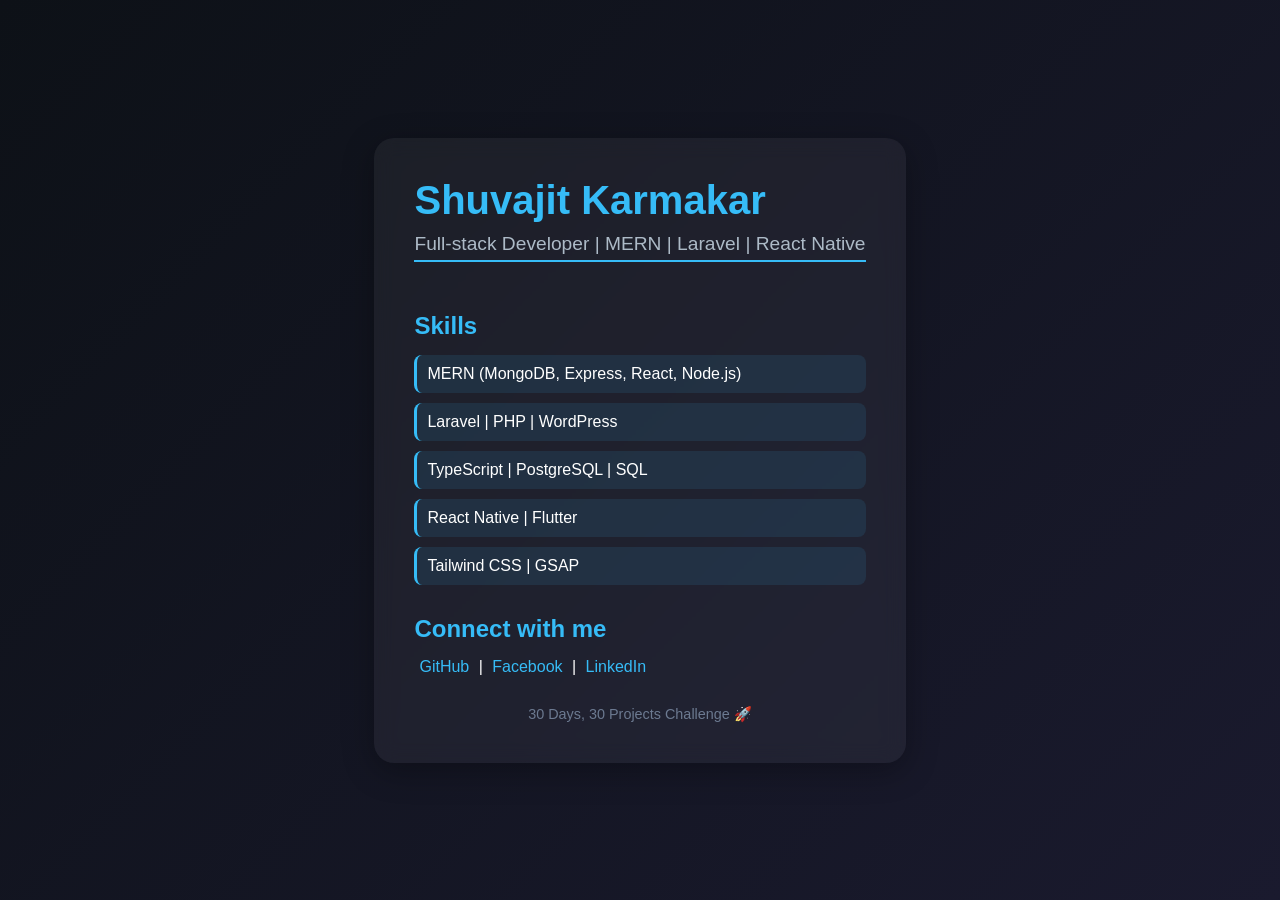
<file: index.html>
<!DOCTYPE html>
<html lang="en">
<head>
    <meta charset="UTF-8">
    <meta name="viewport" content="width=device-width, initial-scale=1.0">
    <title>Shuvajit Karmakar | Portfolio</title>
    <link rel="stylesheet" href="style.css">
</head>
<body>
    <div class="container">
        <h1>Shuvajit Karmakar</h1>
        <p class="tagline">Full-stack Developer | MERN | Laravel | React Native</p>
        
        <div class="skills">
            <h2>Skills</h2>
            <ul>
                <li>MERN (MongoDB, Express, React, Node.js)</li>
                <li>Laravel | PHP | WordPress</li>
                <li>TypeScript | PostgreSQL | SQL</li>
                <li>React Native | Flutter</li>
                <li>Tailwind CSS | GSAP</li>
            </ul>
        </div>
        
        <div class="contact">
            <h2>Connect with me</h2>
            <a href="https://github.com/developershuvajit">GitHub</a> |
            <a href="https://www.facebook.com/shuvajit.codecraft">Facebook</a> |
            <a href="https://www.linkedin.com/in/shuvajit-karmakar-331160404/">LinkedIn</a>
        </div>
        
        <footer>
            <p>30 Days, 30 Projects Challenge 🚀</p>
        </footer>
    </div>
</body>
</html>
</file>
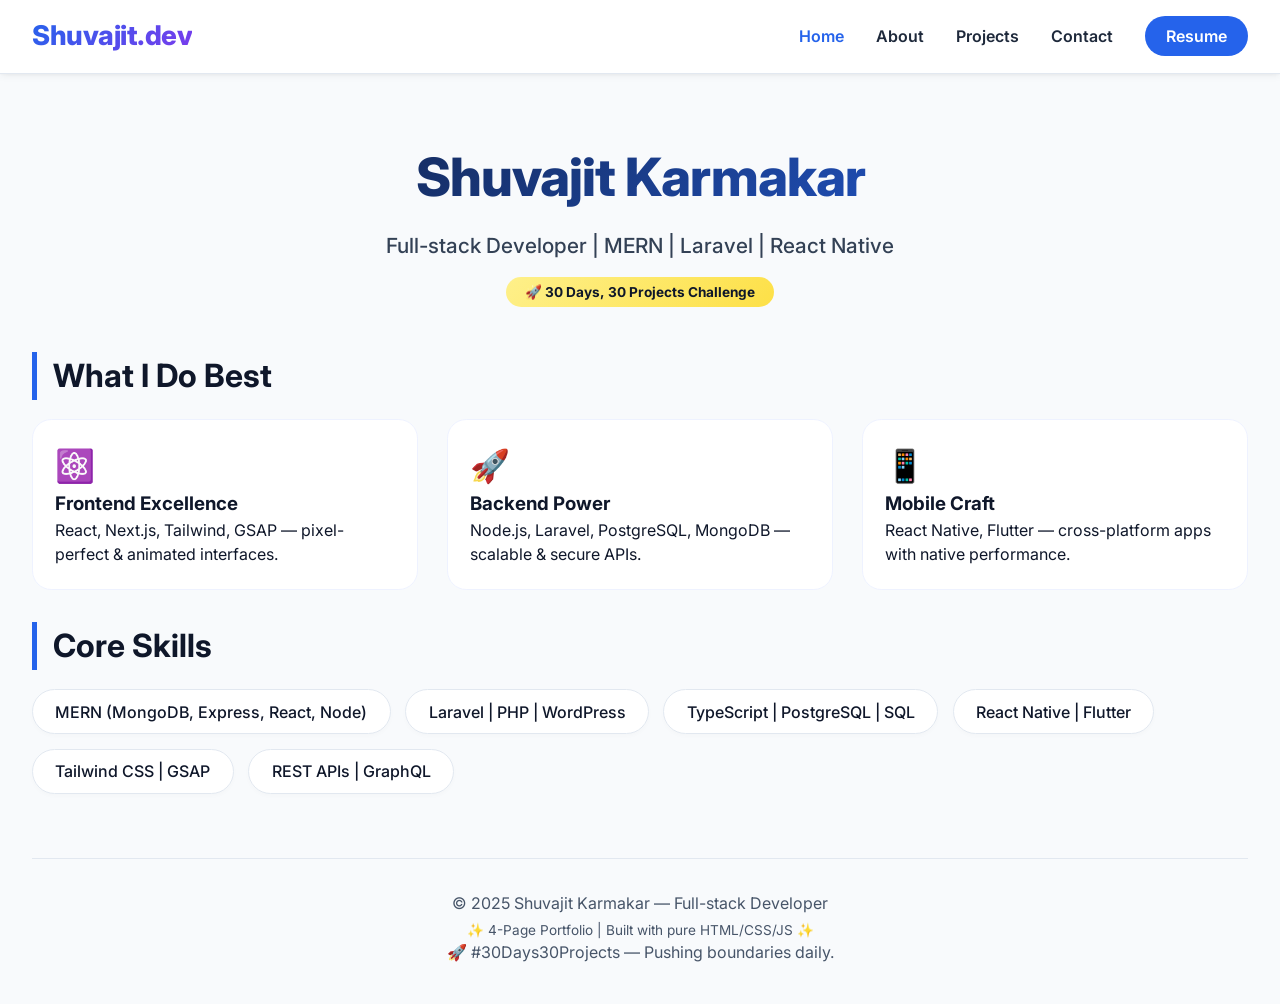
<file: about.html>
<!DOCTYPE html>
<html lang="en">
<head>
    <meta charset="UTF-8">
    <meta name="viewport" content="width=device-width, initial-scale=1.0, viewport-fit=cover">
    <title>Shuvajit Karmakar | Full-Stack Developer Portfolio</title>
    <!-- Google Fonts Inter -->
    <link href="https://fonts.googleapis.com/css2?family=Inter:opsz,wght@14..32,300;14..32,400;14..32,500;14..32,600;14..32,700;14..32,800&display=swap" rel="stylesheet">
    <style>
        * {
            margin: 0;
            padding: 0;
            box-sizing: border-box;
        }

        body {
            font-family: 'Inter', sans-serif;
            background: #f8fafc;
            color: #0f172a;
            line-height: 1.5;
            scroll-behavior: smooth;
        }

        ::-webkit-scrollbar {
            width: 8px;
        }
        ::-webkit-scrollbar-track {
            background: #e2e8f0;
        }
        ::-webkit-scrollbar-thumb {
            background: #3b82f6;
            border-radius: 12px;
        }

        .container {
            max-width: 1280px;
            margin: 0 auto;
            padding: 2rem 2rem 1.5rem;
        }

        /* Navigation */
        .nav-bar {
            background: rgba(255, 255, 255, 0.96);
            backdrop-filter: blur(8px);
            box-shadow: 0 1px 3px rgba(0,0,0,0.03), 0 2px 8px rgba(0,0,0,0.05);
            position: sticky;
            top: 0;
            z-index: 100;
            border-bottom: 1px solid #e2e8f0;
        }
        .nav-container {
            max-width: 1280px;
            margin: 0 auto;
            padding: 1rem 2rem;
            display: flex;
            justify-content: space-between;
            align-items: center;
            flex-wrap: wrap;
            gap: 1rem;
        }
        .logo {
            font-weight: 800;
            font-size: 1.7rem;
            background: linear-gradient(135deg, #2563eb, #7c3aed);
            background-clip: text;
            -webkit-background-clip: text;
            color: transparent;
            letter-spacing: -0.5px;
        }
        .nav-links {
            display: flex;
            gap: 2rem;
            align-items: center;
            flex-wrap: wrap;
        }
        .nav-links a {
            text-decoration: none;
            font-weight: 600;
            color: #1e293b;
            transition: color 0.2s ease;
            font-size: 1rem;
        }
        .nav-links a:hover, .nav-links a.active {
            color: #2563eb;
        }
        .resume-btn {
            background: #2563eb;
            color: white !important;
            padding: 0.5rem 1.3rem;
            border-radius: 40px;
            transition: all 0.2s ease;
        }
        .resume-btn:hover {
            background: #1d4ed8;
            transform: translateY(-2px);
            box-shadow: 0 8px 16px -8px rgba(37,99,235,0.4);
        }

        /* Pages */
        .page {
            display: none;
            animation: fadeInUp 0.4s ease forwards;
        }
        .active-page {
            display: block;
        }

        @keyframes fadeInUp {
            from {
                opacity: 0;
                transform: translateY(18px);
            }
            to {
                opacity: 1;
                transform: translateY(0);
            }
        }

        /* Section title */
        .section-title {
            font-size: 2rem;
            font-weight: 700;
            margin: 1.8rem 0 1.2rem;
            border-left: 5px solid #2563eb;
            padding-left: 1rem;
        }
        .hero {
            text-align: center;
            padding: 2rem 0 1rem;
        }
        .hero h1 {
            font-size: 3.3rem;
            font-weight: 800;
            background: linear-gradient(135deg, #0f172a, #2563eb);
            background-clip: text;
            -webkit-background-clip: text;
            color: transparent;
            letter-spacing: -1px;
        }
        .tagline {
            font-size: 1.3rem;
            color: #334155;
            margin-top: 0.8rem;
            font-weight: 500;
        }
        .challenge-badge {
            background: linear-gradient(135deg, #fef08a, #fde047);
            display: inline-block;
            padding: 0.3rem 1.2rem;
            border-radius: 40px;
            font-weight: 700;
            font-size: 0.85rem;
            margin-top: 1rem;
        }

        /* Skills grid */
        .skills-grid {
            display: flex;
            flex-wrap: wrap;
            gap: 0.9rem;
            margin: 1.2rem 0;
        }
        .skill-badge {
            background: white;
            border-radius: 60px;
            padding: 0.6rem 1.4rem;
            font-weight: 500;
            box-shadow: 0 2px 5px rgba(0,0,0,0.02);
            border: 1px solid #e2e8f0;
            transition: all 0.2s;
        }
        .skill-badge:hover {
            border-color: #3b82f6;
            transform: translateY(-3px);
        }

        /* About page specific: timeline / bio cards */
        .about-grid {
            display: flex;
            flex-wrap: wrap;
            gap: 2rem;
            margin: 2rem 0;
        }
        .bio-card {
            flex: 2;
            background: white;
            border-radius: 1.5rem;
            padding: 1.8rem;
            border: 1px solid #eef2ff;
            box-shadow: 0 5px 18px rgba(0,0,0,0.03);
        }
        .info-card {
            flex: 1.2;
            background: white;
            border-radius: 1.5rem;
            padding: 1.8rem;
            border: 1px solid #eef2ff;
        }
        .info-list {
            list-style: none;
            margin-top: 1rem;
        }
        .info-list li {
            margin-bottom: 1rem;
            display: flex;
            align-items: center;
            gap: 0.6rem;
        }
        .journey-item {
            margin: 1.5rem 0;
            border-left: 3px solid #3b82f6;
            padding-left: 1rem;
        }
        .journey-item h4 {
            font-weight: 700;
            margin-bottom: 0.3rem;
        }

        /* Projects grid */
        .projects-grid {
            display: grid;
            grid-template-columns: repeat(auto-fill, minmax(320px, 1fr));
            gap: 2rem;
            margin: 2rem 0;
        }
        .project-card {
            background: white;
            border-radius: 1.5rem;
            padding: 1.5rem;
            transition: all 0.25s;
            border: 1px solid #eef2ff;
            box-shadow: 0 6px 14px rgba(0,0,0,0.03);
        }
        .project-card:hover {
            transform: translateY(-6px);
            border-color: #b9d0ff;
            box-shadow: 0 20px 28px -12px rgba(0,0,0,0.1);
        }
        .project-icon {
            font-size: 2rem;
            margin-bottom: 0.7rem;
        }
        .project-tech {
            display: flex;
            flex-wrap: wrap;
            gap: 0.5rem;
            margin: 1rem 0;
        }
        .tech-tag {
            background: #eef2ff;
            padding: 0.2rem 0.8rem;
            border-radius: 30px;
            font-size: 0.75rem;
            font-weight: 600;
            color: #1e40af;
        }
        .project-links a {
            text-decoration: none;
            font-weight: 600;
            color: #2563eb;
            font-size: 0.9rem;
            margin-right: 1rem;
        }

        /* Contact form */
        .contact-wrapper {
            display: flex;
            flex-wrap: wrap;
            gap: 2rem;
            margin: 2rem 0;
        }
        .contact-form {
            flex: 2;
            background: white;
            padding: 1.8rem;
            border-radius: 1.5rem;
            border: 1px solid #e2e8f0;
        }
        .form-group {
            margin-bottom: 1.2rem;
        }
        input, textarea {
            width: 100%;
            padding: 0.9rem 1rem;
            border: 1px solid #cbd5e1;
            border-radius: 1rem;
            font-family: inherit;
            transition: 0.2s;
        }
        input:focus, textarea:focus {
            outline: none;
            border-color: #2563eb;
            box-shadow: 0 0 0 3px rgba(37,99,235,0.1);
        }
        .btn-primary {
            background: #2563eb;
            color: white;
            border: none;
            padding: 0.8rem 1.8rem;
            border-radius: 2rem;
            font-weight: 600;
            cursor: pointer;
            transition: 0.2s;
        }
        .btn-primary:hover {
            background: #1d4ed8;
        }
        .social-links {
            flex: 1;
            background: white;
            padding: 1.8rem;
            border-radius: 1.5rem;
            border: 1px solid #e2e8f0;
        }
        .social-icons {
            display: flex;
            flex-direction: column;
            gap: 1rem;
            margin-top: 1rem;
        }
        .social-icons a {
            text-decoration: none;
            font-weight: 500;
            color: #1e293b;
            display: flex;
            align-items: center;
            gap: 0.7rem;
            transition: 0.2s;
        }
        .social-icons a:hover {
            color: #2563eb;
            transform: translateX(5px);
        }
        footer {
            text-align: center;
            margin-top: 4rem;
            padding: 2rem 0 1rem;
            border-top: 1px solid #e2e8f0;
            color: #475569;
        }

        @media (max-width: 750px) {
            .nav-container {
                flex-direction: column;
            }
            .hero h1 {
                font-size: 2.3rem;
            }
            .container {
                padding: 1.5rem;
            }
        }
    </style>
</head>
<body>

<div class="nav-bar">
    <div class="nav-container">
        <div class="logo">Shuvajit.dev</div>
        <div class="nav-links">
            <a href="#" data-page="home" class="nav-link active">Home</a>
            <a href="#" data-page="about" class="nav-link">About</a>
            <a href="#" data-page="projects" class="nav-link">Projects</a>
            <a href="#" data-page="contact" class="nav-link">Contact</a>
            <a href="#" class="resume-btn" id="resumeBtn">Resume</a>
        </div>
    </div>
</div>

<main class="container">
    <!-- ========== HOME PAGE ========== -->
    <div id="home-page" class="page active-page">
        <div class="hero">
            <h1>Shuvajit Karmakar</h1>
            <p class="tagline">Full-stack Developer | MERN | Laravel | React Native</p>
            <div><span class="challenge-badge">🚀 30 Days, 30 Projects Challenge</span></div>
        </div>
        <div>
            <h2 class="section-title">What I Do Best</h2>
            <div style="display: flex; flex-wrap: wrap; gap: 1.8rem; margin: 1rem 0 2rem;">
                <div style="flex:1; background:white; border-radius:1.2rem; padding:1.4rem; border:1px solid #eef2ff;">
                    <div style="font-size:2rem;">⚛️</div>
                    <h3>Frontend Excellence</h3>
                    <p>React, Next.js, Tailwind, GSAP — pixel-perfect & animated interfaces.</p>
                </div>
                <div style="flex:1; background:white; border-radius:1.2rem; padding:1.4rem; border:1px solid #eef2ff;">
                    <div style="font-size:2rem;">🚀</div>
                    <h3>Backend Power</h3>
                    <p>Node.js, Laravel, PostgreSQL, MongoDB — scalable & secure APIs.</p>
                </div>
                <div style="flex:1; background:white; border-radius:1.2rem; padding:1.4rem; border:1px solid #eef2ff;">
                    <div style="font-size:2rem;">📱</div>
                    <h3>Mobile Craft</h3>
                    <p>React Native, Flutter — cross-platform apps with native performance.</p>
                </div>
            </div>
        </div>
        <div class="skills-section">
            <h2 class="section-title">Core Skills</h2>
            <div class="skills-grid">
                <span class="skill-badge">MERN (MongoDB, Express, React, Node)</span>
                <span class="skill-badge">Laravel | PHP | WordPress</span>
                <span class="skill-badge">TypeScript | PostgreSQL | SQL</span>
                <span class="skill-badge">React Native | Flutter</span>
                <span class="skill-badge">Tailwind CSS | GSAP</span>
                <span class="skill-badge">REST APIs | GraphQL</span>
            </div>
        </div>
    </div>

    <!-- ========== ABOUT PAGE (NEW DEDICATED PAGE) ========== -->
    <div id="about-page" class="page">
        <h2 class="section-title" style="margin-top:0.5rem;">About Me</h2>
        <div class="about-grid">
            <div class="bio-card">
                <p style="font-size:1.08rem; line-height:1.5;">Hi, I'm <strong>Shuvajit Karmakar</strong> — a passionate Full-stack Developer with over 4 years of experience building web and mobile applications that solve real-world problems. I thrive on turning complex ideas into clean, efficient, and scalable code. My journey started with open-source contributions and evolved into leading full-stack projects for startups and enterprises.</p>
                <p style="margin-top:1.2rem;">I believe in continuous learning and pushing boundaries. Currently, I'm deep into the <strong>#30Days30Projects Challenge</strong> to refine my craft and share knowledge with the dev community. When I'm not coding, I write technical blogs, mentor aspiring developers, and explore UI/UX innovations.</p>
                <div style="margin-top: 1.8rem;">
                    <h3>💡 Philosophy</h3>
                    <p>"Write code that speaks for itself — clean, maintainable, and user-centric."</p>
                </div>
                <div class="journey-item">
                    <h4>🎓 Education & background</h4>
                    <p>Bachelor's in Computer Science • Specialized in Full-Stack & Cloud Computing. Certified MERN & Laravel specialist.</p>
                </div>
                <div class="journey-item">
                    <h4>🏆 Achievements</h4>
                    <p>Open Source Contributor • Hackathon Winner (CodeFusion 2023) • 500+ stars on GitHub projects.</p>
                </div>
            </div>
            <div class="info-card">
                <h3>⚡ Quick Info</h3>
                <ul class="info-list">
                    <li>📍 <span>📍 Based in India (Remote / Worldwide)</span></li>
                    <li>💼 <span>4+ years professional experience</span></li>
                    <li>📚 <span>Tech Mentor & Content Creator</span></li>
                    <li>🚀 <span>30 Projects in 30 Days — ongoing</span></li>
                    <li>🎯 <span>Currently exploring AI + Web3</span></li>
                </ul>
                <hr style="margin: 1rem 0; border-color:#eef2ff;">
                <h3>🌟 Languages & Tools</h3>
                <div class="skills-grid" style="margin-top:0.5rem;">
                    <span class="skill-badge">JavaScript/TypeScript</span>
                    <span class="skill-badge">PHP / Laravel</span>
                    <span class="skill-badge">Python (Flask)</span>
                    <span class="skill-badge">Git/GitHub Actions</span>
                    <span class="skill-badge">Docker basics</span>
                </div>
                <div style="margin-top: 1.5rem;">
                    <h3>📢 Beyond Code</h3>
                    <p>I love sharing insights on modern web architecture, performance optimization, and developer productivity. Let's collaborate and build something remarkable!</p>
                </div>
            </div>
        </div>
        <!-- extra call to action -->
        <div style="background: linear-gradient(120deg, #eef2ff, #ffffff); border-radius: 1.5rem; padding: 1.5rem; text-align: center; margin: 1.5rem 0;">
            <p style="font-weight:600;">✨ "Driven by curiosity, fueled by coffee — I turn ideas into digital reality." ✨</p>
        </div>
    </div>

    <!-- ========== PROJECTS PAGE ========== -->
    <div id="projects-page" class="page">
        <h2 class="section-title" style="margin-top:0.5rem;">🚀 Featured Projects</h2>
        <p style="margin-bottom:1rem;">Real-world apps — from full-stack platforms to cross-platform mobile solutions.</p>
        <div class="projects-grid" id="projectsContainer"></div>
        <div style="background: linear-gradient(110deg, #eff6ff, #ffffff); border-radius: 2rem; padding: 1.8rem; margin: 2rem 0; text-align: center;">
            <h3>🔥 30 Days, 30 Projects Challenge</h3>
            <p>Building 30 real-world projects in 30 days — follow my GitHub for daily updates and innovative code.</p>
            <a href="https://github.com/developershuvajit" target="_blank" style="display: inline-block; margin-top: 1rem; background:#0f172a; color:white; padding: 0.6rem 1.6rem; border-radius: 40px; text-decoration: none;">Explore GitHub →</a>
        </div>
    </div>

    <!-- ========== CONTACT PAGE ========== -->
    <div id="contact-page" class="page">
        <h2 class="section-title">Let's Connect</h2>
        <div class="contact-wrapper">
            <div class="contact-form">
                <h3>Send a message</h3>
                <form id="contactForm">
                    <div class="form-group">
                        <input type="text" placeholder="Your name" id="contactName" required>
                    </div>
                    <div class="form-group">
                        <input type="email" placeholder="Email address" id="contactEmail" required>
                    </div>
                    <div class="form-group">
                        <textarea rows="4" placeholder="Tell me about your project or just say hello!" id="contactMsg" required></textarea>
                    </div>
                    <button type="submit" class="btn-primary">Send Message ✨</button>
                    <p id="formFeedback" style="margin-top: 1rem; font-size: 0.85rem;"></p>
                </form>
            </div>
            <div class="social-links">
                <h3>Connect socially</h3>
                <div class="social-icons">
                    <a href="https://github.com/developershuvajit" target="_blank">🐙 GitHub — developershuvajit</a>
                    <a href="https://www.facebook.com/shuvajit.codecraft" target="_blank">📘 Facebook — Shuvajit Codecraft</a>
                    <a href="https://www.linkedin.com/in/shuvajit-karmakar-331160404/" target="_blank">🔗 LinkedIn — Shuvajit Karmakar</a>
                    <a href="#" id="emailCopyTrigger" style="cursor:pointer;">📧 shuvajit@devportfolio.me</a>
                </div>
                <div style="margin-top: 2rem; background:#f1f5f9; padding: 1rem; border-radius: 1.2rem;">
                    <p style="font-weight:600;">📌 Open for freelance & collab</p>
                    <p>Available for full-stack projects, mentoring, and innovative web apps.</p>
                </div>
            </div>
        </div>
    </div>

    <footer>
        <p>© 2025 Shuvajit Karmakar — Full-stack Developer</p>
        <p style="font-size:0.85rem; margin-top:0.3rem;">✨ 4-Page Portfolio | Built with pure HTML/CSS/JS ✨</p>
        <p>🚀 #30Days30Projects — Pushing boundaries daily.</p>
    </footer>
</main>

<script>
    // projects data (modern and relevant)
    const projectsList = [
        { title: "TaskFlow Pro", desc: "Collaborative task management with real-time updates, drag-drop, MERN & Socket.io.", tech: ["MERN", "Socket.io", "Tailwind"], icon: "📋", github: "https://github.com/developershuvajit/taskflow-pro", live: "#" },
        { title: "Laravel E-Commerce API", desc: "Full-featured e-commerce backend with JWT, payments, product filtering & admin panel.", tech: ["Laravel", "MySQL", "REST"], icon: "🛒", github: "https://github.com/developershuvajit/laravel-ecom-api", live: "#" },
        { title: "React Native Travel App", desc: "Cross-platform mobile app with interactive maps, trip planner, Expo & animations.", tech: ["React Native", "Expo", "Maps API"], icon: "✈️", github: "https://github.com/developershuvajit/travel-native", live: "#" },
        { title: "Portfolio 3.0 with GSAP", desc: "High-performance animated portfolio using GSAP scroll triggers and smooth transitions.", tech: ["GSAP", "JS", "CSS"], icon: "🎨", github: "https://github.com/developershuvajit/portfolio-gsap", live: "#" },
        { title: "TypeScript Task Manager", desc: "Full-stack task manager with PostgreSQL, Express, React, and full TypeScript safety.", tech: ["TypeScript", "PostgreSQL", "Express"], icon: "📌", github: "https://github.com/developershuvajit/ts-taskflow", live: "#" },
        { title: "WordPress Headless CMS", desc: "Headless WordPress + React frontend, blazing fast with GraphQL integration.", tech: ["WordPress", "React", "GraphQL"], icon: "📰", github: "https://github.com/developershuvajit/wp-headless", live: "#" }
    ];

    function renderProjects() {
        const container = document.getElementById('projectsContainer');
        if(!container) return;
        container.innerHTML = '';
        projectsList.forEach(proj => {
            const card = document.createElement('div');
            card.className = 'project-card';
            card.innerHTML = `
                <div class="project-icon">${proj.icon}</div>
                <h3>${proj.title}</h3>
                <p style="color:#334155; margin: 0.7rem 0;">${proj.desc}</p>
                <div class="project-tech">${proj.tech.map(t => `<span class="tech-tag">${t}</span>`).join('')}</div>
                <div class="project-links"><a href="${proj.github}" target="_blank">🔗 GitHub</a> <a href="${proj.live}" target="_blank">🌐 Live Demo</a></div>
            `;
            container.appendChild(card);
        });
    }

    // PAGE MANAGEMENT (4 pages)
    const pagesMap = {
        home: document.getElementById('home-page'),
        about: document.getElementById('about-page'),
        projects: document.getElementById('projects-page'),
        contact: document.getElementById('contact-page')
    };

    function activatePage(pageId) {
        Object.keys(pagesMap).forEach(id => {
            if(pagesMap[id]) pagesMap[id].classList.remove('active-page');
        });
        if(pagesMap[pageId]) pagesMap[pageId].classList.add('active-page');
        document.querySelectorAll('.nav-link').forEach(link => {
            link.classList.remove('active');
            if(link.getAttribute('data-page') === pageId) {
                link.classList.add('active');
            }
        });
        window.scrollTo({ top: 0, behavior: 'smooth' });
    }

    document.querySelectorAll('.nav-link').forEach(link => {
        link.addEventListener('click', (e) => {
            e.preventDefault();
            const page = link.getAttribute('data-page');
            if(page === 'home') activatePage('home');
            else if(page === 'about') activatePage('about');
            else if(page === 'projects') activatePage('projects');
            else if(page === 'contact') activatePage('contact');
        });
    });

    // Resume button alert
    const resumeBtn = document.getElementById('resumeBtn');
    if(resumeBtn) {
        resumeBtn.addEventListener('click', (e) => {
            e.preventDefault();
            alert("📄 Shuvajit's Resume (PDF) — Feel free to connect on LinkedIn for the detailed CV.");
        });
    }

    // Contact form handling
    const contactForm = document.getElementById('contactForm');
    const feedbackPara = document.getElementById('formFeedback');
    if(contactForm) {
        contactForm.addEventListener('submit', (e) => {
            e.preventDefault();
            const name = document.getElementById('contactName').value.trim();
            const email = document.getElementById('contactEmail').value.trim();
            const msg = document.getElementById('contactMsg').value.trim();
            if(!name || !email || !msg) {
                feedbackPara.innerHTML = '❌ Please fill all fields.';
                feedbackPara.style.color = '#dc2626';
                return;
            }
            if(!email.includes('@') || !email.includes('.')) {
                feedbackPara.innerHTML = '❌ Valid email required.';
                feedbackPara.style.color = '#dc2626';
                return;
            }
            feedbackPara.innerHTML = `✨ Thanks ${name}! I'll reach out soon.`;
            feedbackPara.style.color = '#16a34a';
            contactForm.reset();
            setTimeout(() => { feedbackPara.innerHTML = ''; }, 4000);
        });
    }

    // Email copy trigger
    const emailTrigger = document.getElementById('emailCopyTrigger');
    if(emailTrigger) {
        emailTrigger.addEventListener('click', () => {
            navigator.clipboard.writeText("shuvajit.k@devportfolio.me").then(() => {
                alert("📧 Email copied: shuvajit.k@devportfolio.me");
            }).catch(() => alert("Copy manually: shuvajit.k@devportfolio.me"));
        });
    }

    renderProjects();
    // set home active by default (already active-page class)
    if(window.location.hash) {
        const hashClean = window.location.hash.substring(1);
        if(['home','about','projects','contact'].includes(hashClean)) activatePage(hashClean);
    }

    console.log("%c🔥 Shuvajit Karmakar | Full-Stack Portfolio | About page added 🔥", "color:#2563eb; font-size:15px; font-weight:bold;");
</script>
</body>
</html>
</file>
<file: style.css>
* {
    margin: 0;
    padding: 0;
    box-sizing: border-box;
}

body {
    font-family: 'Segoe UI', Tahoma, Geneva, Verdana, sans-serif;
    background: linear-gradient(135deg, #0d1117 0%, #1a1a2e 100%);
    color: #ffffff;
    min-height: 100vh;
    display: flex;
    justify-content: center;
    align-items: center;
}

.container {
    max-width: 800px;
    margin: 50px 20px;
    padding: 40px;
    background: rgba(255, 255, 255, 0.05);
    border-radius: 20px;
    backdrop-filter: blur(10px);
    box-shadow: 0 8px 32px rgba(0, 0, 0, 0.3);
}

h1 {
    font-size: 2.5rem;
    color: #36BCF7;
    margin-bottom: 10px;
}

.tagline {
    font-size: 1.2rem;
    color: #adbac7;
    margin-bottom: 30px;
    border-bottom: 2px solid #36BCF7;
    display: inline-block;
    padding-bottom: 5px;
}

h2 {
    color: #36BCF7;
    margin: 20px 0 15px 0;
}

.skills ul {
    list-style: none;
    display: grid;
    grid-template-columns: repeat(auto-fit, minmax(250px, 1fr));
    gap: 10px;
}

.skills li {
    background: rgba(54, 188, 247, 0.1);
    padding: 10px;
    border-radius: 8px;
    border-left: 3px solid #36BCF7;
}

.contact {
    margin: 30px 0;
}

.contact a {
    color: #36BCF7;
    text-decoration: none;
    margin: 0 5px;
}

.contact a:hover {
    text-decoration: underline;
}

footer {
    margin-top: 30px;
    text-align: center;
    color: #6c7a91;
    font-size: 0.9rem;
}
</file>
